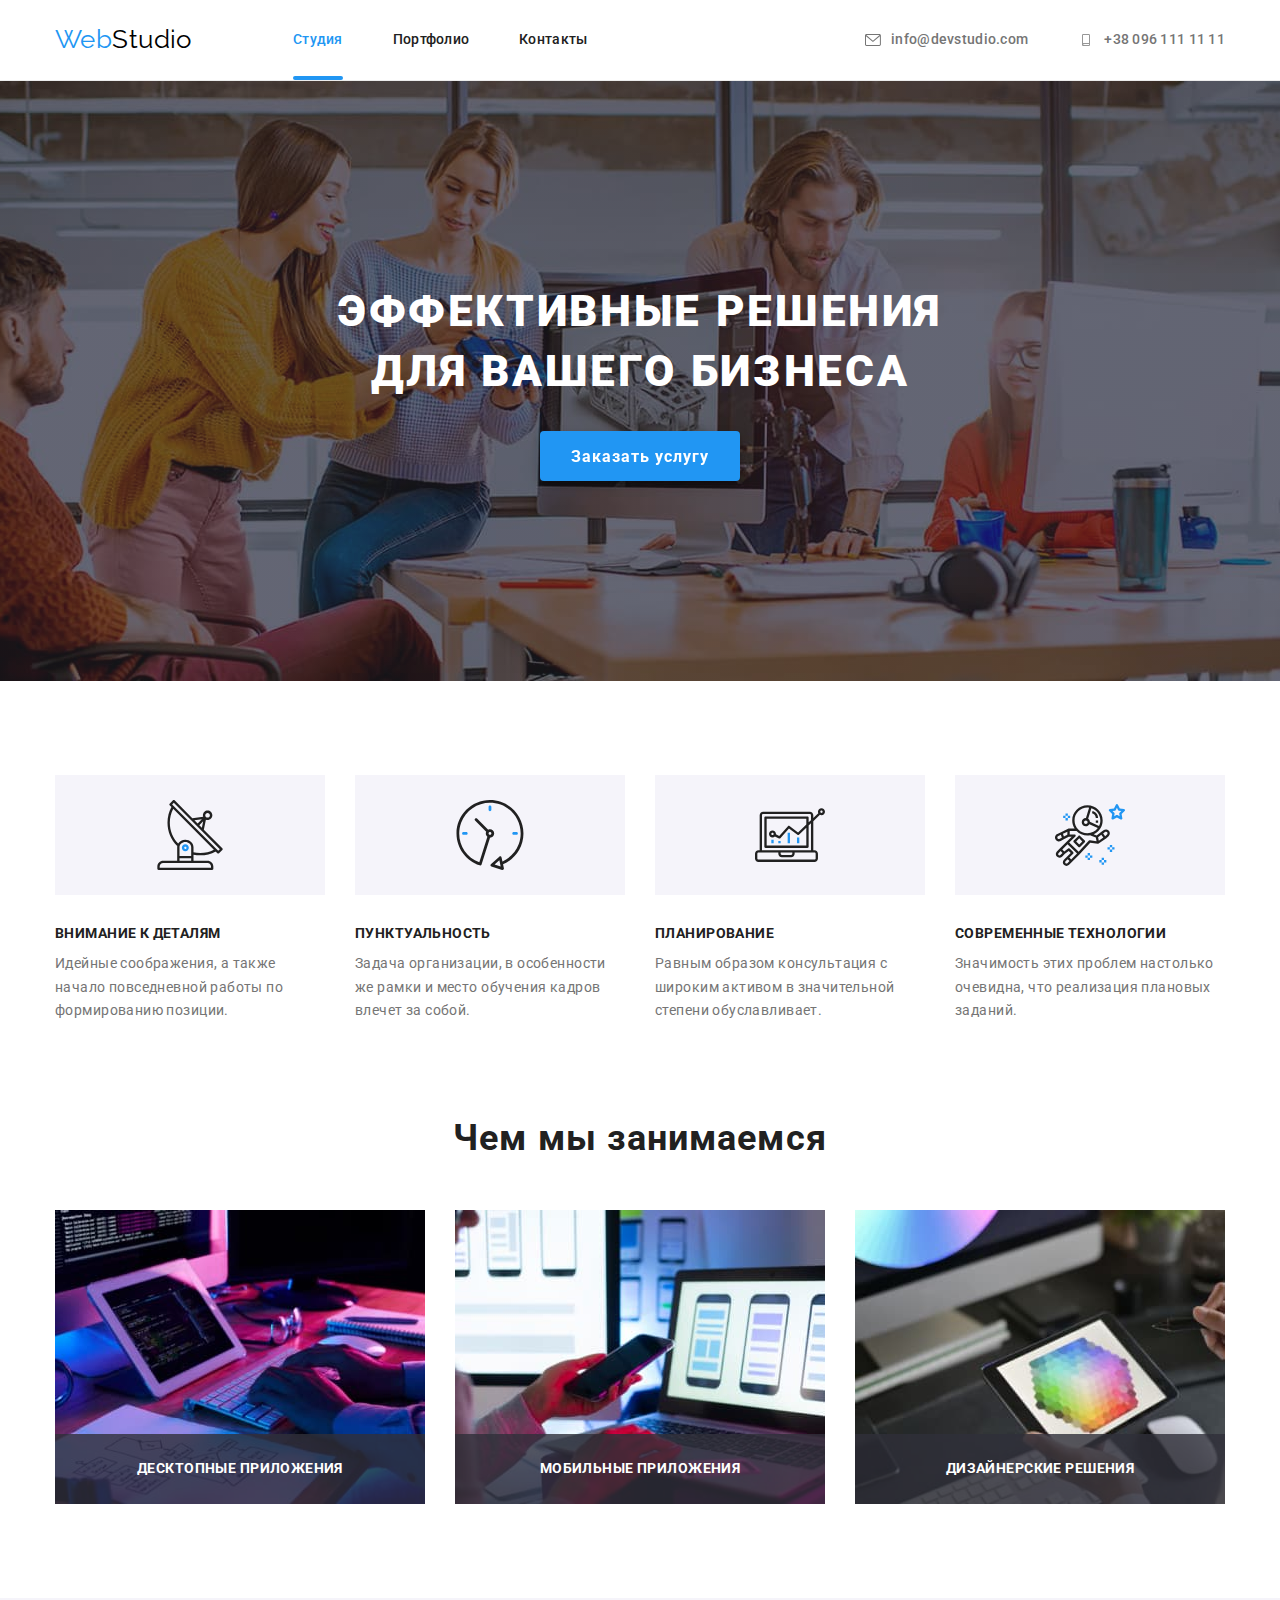
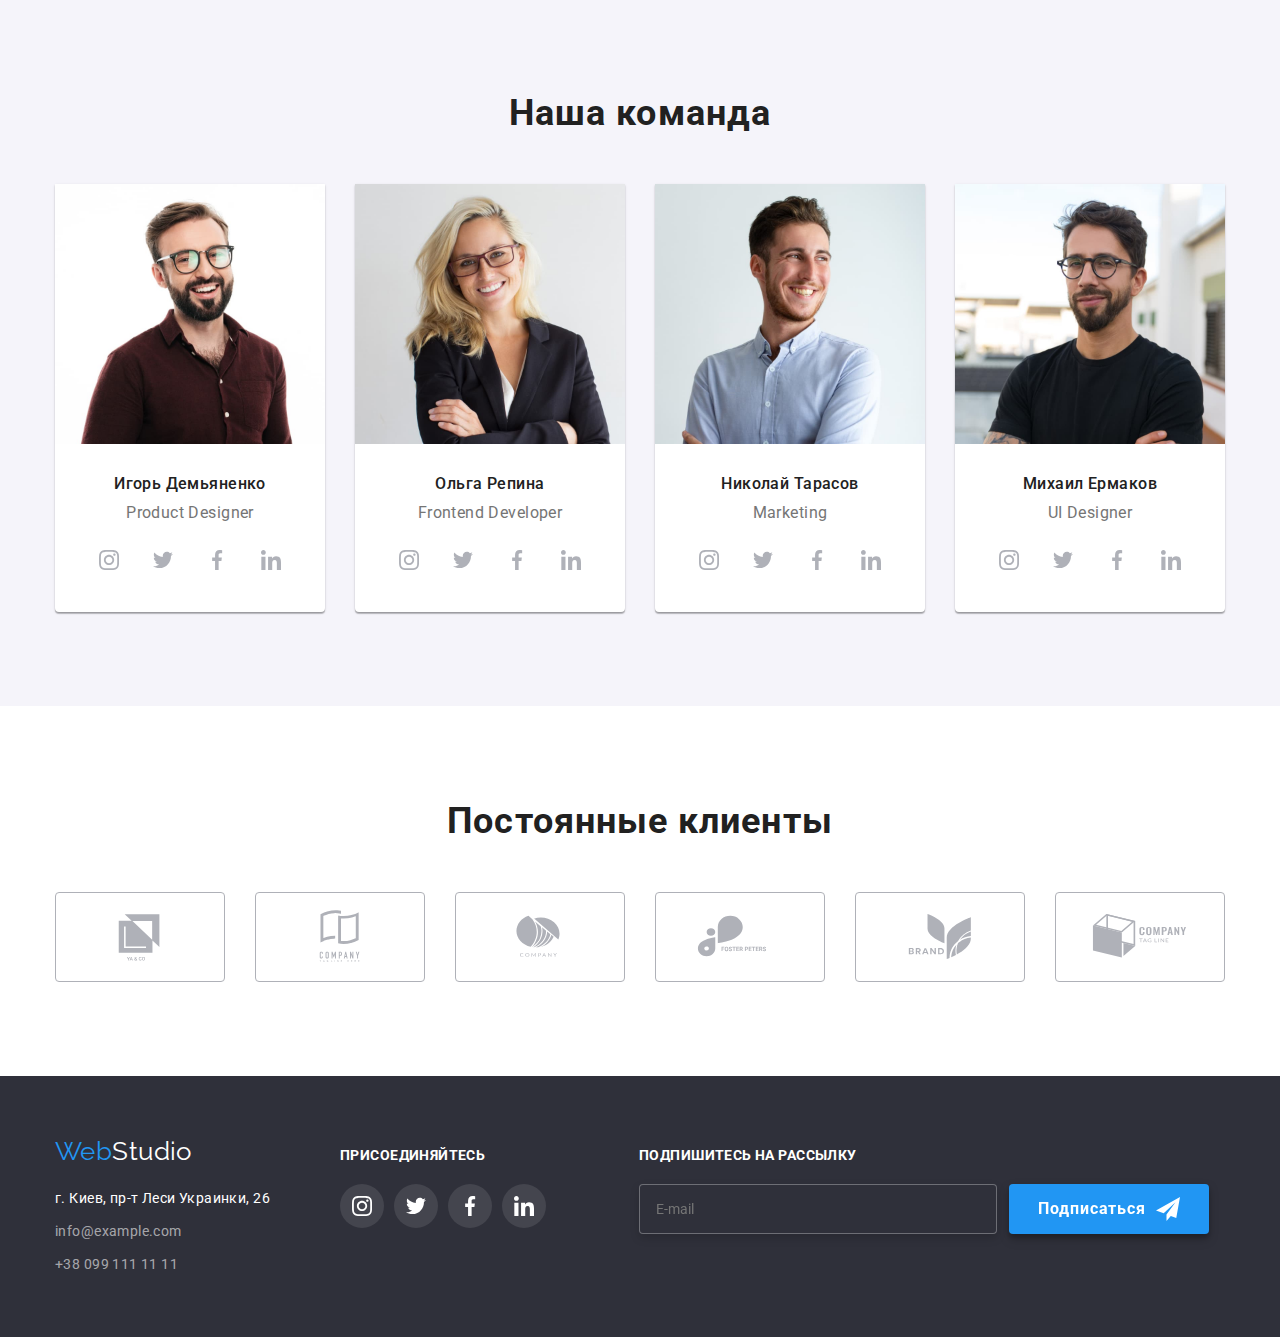
<file: index.html>
<!DOCTYPE html>
<html lang="en">
  <head>
    <meta charset="UTF-8" />
    <meta http-equiv="X-UA-Compatible" content="IE=edge" />
    <meta name="viewport" content="width=device-width, initial-scale=1.0" />
    <title>Web studio</title>
    <link rel="preconnect" href="https://fonts.googleapis.com" />
    <link rel="preconnect" href="https://fonts.gstatic.com" crossorigin />
    <link
      href="https://fonts.googleapis.com/css2?family=Raleway:wght@700&family=Roboto:wght@400;500;700;900&display=swap"
      rel="stylesheet"
    />
    <link
      rel="stylesheet"
      href="https://cdnjs.cloudflare.com/ajax/libs/modern-normalize/1.1.0/modern-normalize.min.css"
    />
    <link rel="stylesheet" href="css/main.min.css" />
  </head>
  <body>
    <!-- Header section -->
    <header class="header-section">
      <!-- Navigation -->
      <div class="container header-section__container">
        <nav class="nav-bar">
          <a href="./index.html" class="logo"
            >Web<span class="logo__header-logo">Studio</span></a
          >
          <ul class="list page-list">
            <li class="page-list__item">
              <a href="./index.html" class="page-list__link current">Студия</a>
            </li>
            <li class="page-list__item">
              <a href="./portfolio.html" class="page-list__link">Портфолио</a>
            </li>
            <li class="page-list__item">
              <a href="Контакты" class="page-list__link">Контакты</a>
            </li>
          </ul>
        </nav>
        <!-- Contacts -->
        <ul class="contact-list list">
          <li class="contact-list__item">
            <a href="mailto:info@devstudio.com" class="contact-list__link">
              <svg class="mail-icon icon" width="16" height="12">
                <use href="./images/icons.svg#icon-envelope"></use></svg
              >info@devstudio.com</a
            >
          </li>
          <li class="contact-list__item">
            <a href="tel:+380961111111" class="contact-list__link"
              ><svg class="phone-icon icon" width="16" height="12">
                <use href="./images/icons.svg#icon-smartphone"></use></svg
              >+38 096 111 11 11</a
            >
          </li>
        </ul>
      </div>
    </header>
    <!-- Main section -->
    <main>
      <!-- Hero -->
      <section class="hero-section">
        <div class="container">
          <h1 class="hero-section__title">
            Эффективные решения для вашего бизнеса
          </h1>
          <button type="button" class="primary-btn button" data-modal-open>
            Заказать услугу
          </button>
        </div>
      </section>
      <!-- Features -->
      <section class="features-section">
        <div class="container">
          <h2 class="visually-hidden">Наши преимущества</h2>
          <ul class="feature-list list">
            <li class="feature-list__item">
              <div class="feature-list__icon">
                <svg width="70" height="70">
                  <use href="./images/icons.svg#icon-antenna"></use>
                </svg>
              </div>
              <h3 class="feature-list__title">Внимание к деталям</h3>
              <p class="feature-list__description">
                Идейные соображения, а также начало повседневной работы по
                формированию позиции.
              </p>
            </li>
            <li class="feature-list__item">
              <div class="feature-list__icon">
                <svg width="70" height="70">
                  <use href="./images/icons.svg#icon-clock"></use>
                </svg>
              </div>
              <h3 class="feature-list__title">Пунктуальность</h3>
              <p class="feature-list__description">
                Задача организации, в особенности же рамки и место обучения
                кадров влечет за собой.
              </p>
            </li>
            <li class="feature-list__item">
              <div class="feature-list__icon">
                <svg width="70" height="70">
                  <use href="./images/icons.svg#icon-diagram"></use>
                </svg>
              </div>
              <h3 class="feature-list__title">Планирование</h3>
              <p class="feature-list__description">
                Равным образом консультация с широким активом в значительной
                степени обуславливает.
              </p>
            </li>
            <li class="feature-list__item">
              <div class="feature-list__icon">
                <svg width="70" height="70">
                  <use href="./images/icons.svg#icon-astronaut"></use>
                </svg>
              </div>
              <h3 class="feature-list__title">Современные технологии</h3>
              <p class="feature-list__description">
                Значимость этих проблем настолько очевидна, что реализация
                плановых заданий.
              </p>
            </li>
          </ul>
        </div>
      </section>
      <!-- Our capabilities -->
      <section class="capabilities">
        <div class="container">
          <h2 class="section-headline capabilities-title">Чем мы занимаемся</h2>
          <ul class="capabilities-list list">
            <li class="capabilities-list__item">
              <img src="./images/img1.jpg" alt="layout" width="370" />
              <div class="capabilities-list__box">
                <p class="capabilities-list__desc">Десктопные приложения</p>
              </div>
            </li>
            <li class="capabilities-list__item">
              <img src="./images/img2.jpg" alt="mobile software" width="370" />
              <div class="capabilities-list__box">
                <p class="capabilities-list__desc">Мобильные приложения</p>
              </div>
            </li>
            <li class="capabilities-list__item">
              <img src="./images/img3.jpg" alt="design" width="370" />
              <div class="capabilities-list__box">
                <p class="capabilities-list__desc">Дизайнерские решения</p>
              </div>
            </li>
          </ul>
        </div>
      </section>
      <!-- Our team -->
      <section class="team-section">
        <div class="container">
          <h2 class="section-headline staff-title">Наша команда</h2>
          <ul class="staff-list list">
            <li class="staff-list__card">
              <img
                src="./images/igor-demyanenko.jpg"
                alt="igor-demyanenko"
                width="270"
              />
              <div class="staff-list__desc">
                <h3 class="staff-list__name">Игорь Демьяненко</h3>
                <p class="staff-list__profession">Product Designer</p>
                <ul class="social-links list">
                  <li class="social-links__item">
                    <a href="#" class="social-links__page"
                      ><svg class="social-links__icon" width="20" height="20">
                        <use
                          href="./images/icons.svg#icon-instagram"
                        ></use></svg
                    ></a>
                  </li>
                  <li class="social-links__item">
                    <a href="#" class="social-links__page"
                      ><svg class="social-links__icon" width="20" height="20">
                        <use href="./images/icons.svg#icon-twitter"></use></svg
                    ></a>
                  </li>
                  <li class="social-links__item">
                    <a href="#" class="social-links__page"
                      ><svg class="social-links__icon" width="20" height="20">
                        <use href="./images/icons.svg#icon-facebook"></use></svg
                    ></a>
                  </li>
                  <li class="social-links__item">
                    <a href="#" class="social-links__page"
                      ><svg class="social-links__icon" width="20" height="20">
                        <use href="./images/icons.svg#icon-linkedin"></use></svg
                    ></a>
                  </li>
                </ul>
              </div>
            </li>
            <li class="staff-list__card">
              <img
                src="./images/olga-repina.jpg"
                alt="olga-repina"
                width="270"
              />
              <div class="staff-list__desc">
                <h3 class="staff-list__name">Ольга Репина</h3>
                <p class="staff-list__profession">Frontend Developer</p>
                <ul class="social-links list">
                  <li class="social-links__item">
                    <a href="#" class="social-links__page"
                      ><svg class="social-links__icon" width="20" height="20">
                        <use
                          href="./images/icons.svg#icon-instagram"
                        ></use></svg
                    ></a>
                  </li>
                  <li class="social-links__item">
                    <a href="#" class="social-links__page"
                      ><svg class="social-links__icon" width="20" height="20">
                        <use href="./images/icons.svg#icon-twitter"></use></svg
                    ></a>
                  </li>
                  <li class="social-links__item">
                    <a href="#" class="social-links__page"
                      ><svg class="social-links__icon" width="20" height="20">
                        <use href="./images/icons.svg#icon-facebook"></use></svg
                    ></a>
                  </li>
                  <li class="social-links__item">
                    <a href="#" class="social-links__page"
                      ><svg class="social-links__icon" width="20" height="20">
                        <use href="./images/icons.svg#icon-linkedin"></use></svg
                    ></a>
                  </li>
                </ul>
              </div>
            </li>
            <li class="staff-list__card">
              <img
                src="./images/nikolay-tarasov.jpg"
                alt="nikolay-tarasov"
                width="270"
              />
              <div class="staff-list__desc">
                <h3 class="staff-list__name">Николай Тарасов</h3>
                <p class="staff-list__profession">Marketing</p>
                <ul class="social-links list">
                  <li class="social-links__item">
                    <a href="#" class="social-links__page"
                      ><svg class="social-links__icon" width="20" height="20">
                        <use
                          href="./images/icons.svg#icon-instagram"
                        ></use></svg
                    ></a>
                  </li>
                  <li class="social-links__item">
                    <a href="#" class="social-links__page"
                      ><svg class="social-links__icon" width="20" height="20">
                        <use href="./images/icons.svg#icon-twitter"></use></svg
                    ></a>
                  </li>
                  <li class="social-links__item">
                    <a href="#" class="social-links__page"
                      ><svg class="social-links__icon" width="20" height="20">
                        <use href="./images/icons.svg#icon-facebook"></use></svg
                    ></a>
                  </li>
                  <li class="social-links__item">
                    <a href="#" class="social-links__page"
                      ><svg class="social-links__icon" width="20" height="20">
                        <use href="./images/icons.svg#icon-linkedin"></use></svg
                    ></a>
                  </li>
                </ul>
              </div>
            </li>
            <li class="staff-list__card">
              <img
                src="./images/mihail-ermakov.jpg"
                alt="mihail-ermakov"
                width="270"
              />
              <div class="staff-list__desc">
                <h3 class="staff-list__name">Михаил Ермаков</h3>
                <p class="staff-list__profession">UI Designer</p>
                <ul class="social-links list">
                  <li class="social-links__item">
                    <a href="#" class="social-links__page"
                      ><svg class="social-links__icon" width="20" height="20">
                        <use
                          href="./images/icons.svg#icon-instagram"
                        ></use></svg
                    ></a>
                  </li>
                  <li class="social-links__item">
                    <a href="#" class="social-links__page"
                      ><svg class="social-links__icon" width="20" height="20">
                        <use href="./images/icons.svg#icon-twitter"></use></svg
                    ></a>
                  </li>
                  <li class="social-links__item">
                    <a href="#" class="social-links__page"
                      ><svg class="social-links__icon" width="20" height="20">
                        <use href="./images/icons.svg#icon-facebook"></use></svg
                    ></a>
                  </li>
                  <li class="social-links__item">
                    <a href="#" class="social-links__page"
                      ><svg class="social-links__icon" width="20" height="20">
                        <use href="./images/icons.svg#icon-linkedin"></use></svg
                    ></a>
                  </li>
                </ul>
              </div>
            </li>
          </ul>
        </div>
      </section>
      <!-- Clients section -->
      <section class="clients-section">
        <div class="container">
          <h2 class="section-headline clients-title">Постоянные клиенты</h2>
          <ul class="clients-list list">
            <li class="clients-list__item">
              <a href="#" class="clients-list__link"
                ><svg class="clients-list__icon" width="106" height="60">
                  <use
                    href="./images/icons.svg#icon-logo-client-one"
                  ></use></svg
              ></a>
            </li>
            <li class="clients-list__item">
              <a href="#" class="clients-list__link"
                ><svg class="clients-list__icon" width="106" height="60">
                  <use
                    href="./images/icons.svg#icon-logo-client-two"
                  ></use></svg
              ></a>
            </li>
            <li class="clients-list__item">
              <a href="#" class="clients-list__link"
                ><svg class="clients-list__icon" width="106" height="60">
                  <use
                    href="./images/icons.svg#icon-logo-client-three"
                  ></use></svg
              ></a>
            </li>
            <li class="clients-list__item">
              <a href="#" class="clients-list__link"
                ><svg class="clients-list__icon" width="106" height="60">
                  <use
                    href="./images/icons.svg#icon-logo-client-four"
                  ></use></svg
              ></a>
            </li>
            <li class="clients-list__item">
              <a href="#" class="clients-list__link"
                ><svg class="clients-list__icon" width="106" height="60">
                  <use
                    href="./images/icons.svg#icon-logo-client-five"
                  ></use></svg
              ></a>
            </li>
            <li class="clients-list__item">
              <a href="#" class="clients-list__link"
                ><svg class="clients-list__icon" width="106" height="60">
                  <use
                    href="./images/icons.svg#icon-logo-client-six"
                  ></use></svg
              ></a>
            </li>
          </ul>
        </div>
      </section>
    </main>
    <!-- Footer section-->
    <footer class="footer-section">
      <div class="container">
        <div class="footer-content">
          <div>
            <a href="./index.html" class="logo"
              >Web<span class="logo__footer-logo">Studio</span></a
            >
            <!-- Address information -->
            <address class="adds">
              <p class="adds__location">г. Киев, пр-т Леси Украинки, 26</p>
              <!-- Contacts information -->
              <ul class="footer-list list">
                <li class="footer-list__item">
                  <a href="mailto:info@example.com" class="footer-list__contact"
                    >info@example.com</a
                  >
                </li>
                <li class="footer-list__item">
                  <a href="tel:+380991111111" class="footer-list__contact"
                    >+38 099 111 11 11</a
                  >
                </li>
              </ul>
            </address>
          </div>
          <div class="footer-socials-wrap">
            <h3 class="footer-title">присоединяйтесь</h3>
            <ul class="footer-socials social-links list">
              <li class="social-links__item">
                <a href="#" class="footer-socials__page social-links__page"
                  ><svg
                    class="footer-socials__icon social-links__icon"
                    width="20"
                    height="20"
                  >
                    <use href="./images/icons.svg#icon-instagram"></use></svg
                ></a>
              </li>
              <li class="social-links__item">
                <a href="#" class="footer-socials__page social-links__page"
                  ><svg
                    class="footer-socials__icon social-links__icon"
                    width="20"
                    height="20"
                  >
                    <use href="./images/icons.svg#icon-twitter"></use></svg
                ></a>
              </li>
              <li class="social-links__item">
                <a href="#" class="footer-socials__page social-links__page"
                  ><svg
                    class="footer-socials__icon social-links__icon"
                    width="20"
                    height="20"
                  >
                    <use href="./images/icons.svg#icon-facebook"></use></svg
                ></a>
              </li>
              <li class="social-links__item">
                <a href="#" class="footer-socials__page social-links__page"
                  ><svg
                    class="footer-socials__icon social-links__icon"
                    width="20"
                    height="20"
                  >
                    <use href="./images/icons.svg#icon-linkedin"></use></svg
                ></a>
              </li>
            </ul>
          </div>
          <div class="footer-subscription">
            <h3 class="footer-title">Подпишитесь на рассылку</h3>
            <form class="footer-subscription__form">
              <input
                class="footer-subscription__email-field"
                type="email"
                name="email"
                id="email"
                placeholder="E-mail"
                required
              />
              <button type="submit" class="button footer-submit">
                Подписаться
                <svg class="icon-send" width="24" height="24">
                  <use href="./images/icons.svg#icon-send-tg"></use>
                </svg>
              </button>
            </form>
          </div>
        </div>
      </div>
    </footer>
    <div class="backdrop is-hidden" data-modal>
      <div class="modal-window">
        <h2 class="modal-window__title">
          Оставьте свои данные, мы вам перезвоним
        </h2>
        <form class="modal-window__form" autocomplete="off">
          <div class="form-box">
            <label class="form-box__label" for="name">Имя</label>
            <input class="form-box__field" type="text" name="name" id="name" />
            <svg class="form-box__icon" width="18" height="18">
              <use href="./images/icons.svg#icon-person-black-modal"></use>
            </svg>
          </div>

          <div class="form-box">
            <label class="form-box__label" for="tel">Телефон</label>
            <input class="form-box__field" type="tel" name="tel" id="tel" />
            <svg class="form-box__icon" width="18" height="18">
              <use href="./images/icons.svg#icon-phone-black-modal"></use>
            </svg>
          </div>

          <div class="form-box">
            <label class="form-box__label" for="form-email">Почта</label>
            <input
              class="form-box__field"
              type="email"
              name="email"
              id="form-email"
            />
            <svg class="form-box__icon" width="18" height="18">
              <use href="./images/icons.svg#icon-email-black-modal"></use>
            </svg>
          </div>

          <div class="form-box">
            <label class="form-box__label" for="comment">Комментарий</label>
            <textarea
              class="form-box__comment-area"
              name="comment"
              id="comment"
              rows="10"
              placeholder="Введите текст"
            ></textarea>
          </div>

          <label class="accept-condition">
            <input
              type="checkbox"
              class="accept-condition__checkbox"
              name="checkbox"
            />
            <span class="accept-condition__check-mark"></span>
            Соглашаюсь с рассылкой и принимаю&nbsp;
            <a class="accept-condition__policy-link" href="#"
              >Условия договора</a
            >
          </label>
          <button type="submit" class="modal-submit button">Отправить</button>
          <button
            type="button"
            class="modal-window__close-button"
            data-modal-close
          >
            <svg class="icon-close" width="18px" height="18px">
              <use href="./images/icons.svg#icon-close"></use>
            </svg>
          </button>
        </form>
      </div>
    </div>
    <script src="./js/modal.js"></script>
  </body>
</html>
</file>
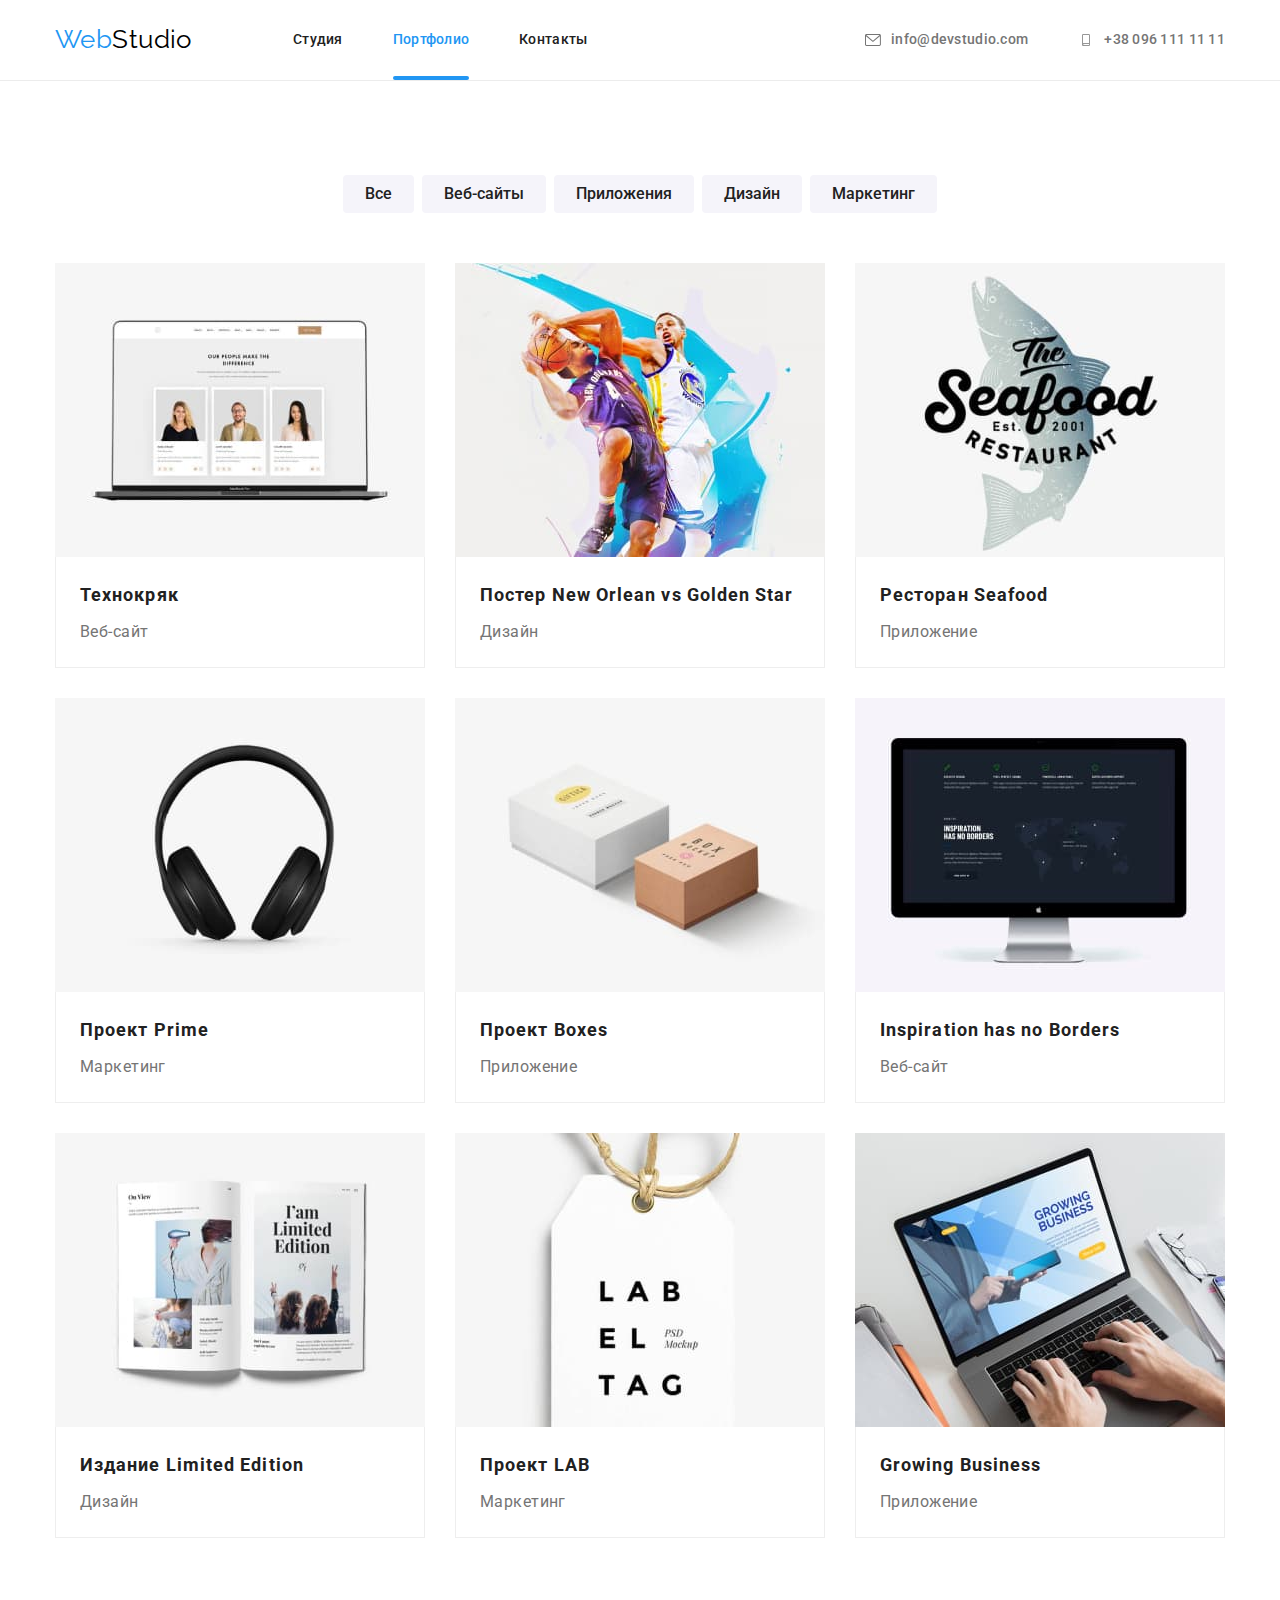
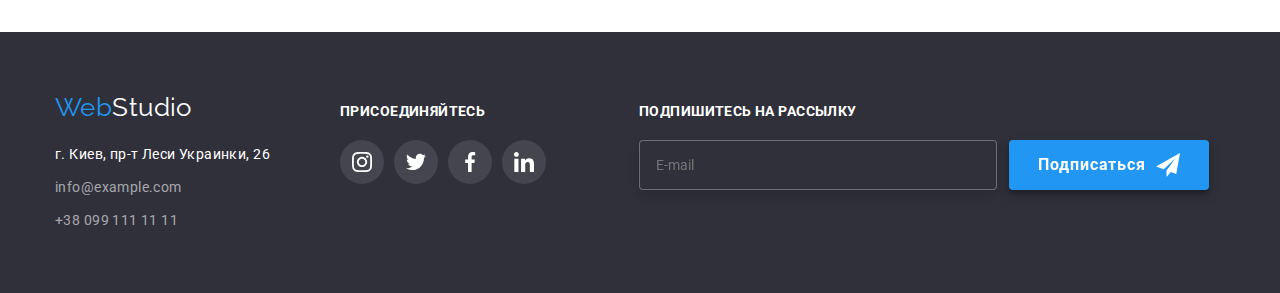
<file: portfolio.html>
<!DOCTYPE html>
<html lang="en">
  <head>
    <meta charset="UTF-8" />
    <meta http-equiv="X-UA-Compatible" content="IE=edge" />
    <meta name="viewport" content="width=device-width, initial-scale=1.0" />
    <title>Portfolio</title>
    <link rel="preconnect" href="https://fonts.googleapis.com" />
    <link rel="preconnect" href="https://fonts.gstatic.com" crossorigin />
    <link
      href="https://fonts.googleapis.com/css2?family=Raleway:wght@700&family=Roboto:wght@400;500;700;900&display=swap"
      rel="stylesheet"
    />
    <link
      rel="stylesheet"
      href="https://cdnjs.cloudflare.com/ajax/libs/modern-normalize/1.1.0/modern-normalize.min.css"
    />
    <link rel="stylesheet" href="css/main.min.css" />
  </head>
  <body>
    <!-- Header -->
    <header class="header-section">
      <!-- Navigation -->
      <div class="container header-section__container">
        <nav class="nav-bar">
          <a href="./index.html" class="logo"
            >Web<span class="logo__header-logo">Studio</span></a
          >
          <ul class="list page-list">
            <li class="page-list__item">
              <a href="./index.html" class="page-list__link">Студия</a>
            </li>
            <li class="page-list__item">
              <a href="./portfolio.html" class="page-list__link current"
                >Портфолио</a
              >
            </li>
            <li class="page-list__item">
              <a href="Контакты" class="page-list__link">Контакты</a>
            </li>
          </ul>
        </nav>
        <!-- Contacts -->
        <ul class="contact-list list">
          <li class="contact-list__item">
            <a href="mailto:info@devstudio.com" class="contact-list__link">
              <svg class="mail-icon icon" width="16" height="12">
                <use href="./images/icons.svg#icon-envelope"></use></svg
              >info@devstudio.com</a
            >
          </li>
          <li class="contact-list__item">
            <a href="tel:+380961111111" class="contact-list__link"
              ><svg class="phone-icon icon" width="16" height="12">
                <use href="./images/icons.svg#icon-smartphone"></use></svg
              >+38 096 111 11 11</a
            >
          </li>
        </ul>
      </div>
    </header>
    <!-- Main section -->
    <main>
      <section class="portfolio-section">
        <div class="container">
          <h1 class="visually-hidden">Портфолио</h1>
          <!-- Buttons -->
          <ul class="filter-list list">
            <li class="filter-list__item">
              <button type="button" class="filter-list__button">Все</button>
            </li>
            <li class="filter-list__item">
              <button type="button" class="filter-list__button">
                Веб-сайты
              </button>
            </li>
            <li class="filter-list__item">
              <button type="button" class="filter-list__button">
                Приложения
              </button>
            </li>
            <li class="filter-list__item">
              <button type="button" class="filter-list__button">Дизайн</button>
            </li>
            <li class="filter-list__item">
              <button type="button" class="filter-list__button">
                Маркетинг
              </button>
            </li>
          </ul>
          <!-- Features list -->
          <ul class="card-set list">
            <li class="card-set__item">
              <a href="#" class="card-set__link">
                <div class="card-set__thumb">
                  <img
                    src="./images/tehnokryak.jpg"
                    alt="tehnokryak"
                    width="370"
                    height="294"
                  />
                  <div class="card-set__overlay">
                    <p class="card-set__text">
                      Технокряк это современная площадка распространения
                      коронавируса. Компании используют эту платформу для
                      цифрового шпионажа и атак на защищённые сервера
                      конкурентов.
                    </p>
                  </div>
                </div>
                <div class="card-set__description">
                  <h2 class="card-set__title">Технокряк</h2>
                  <p class="card-set__filter">Веб-сайт</p>
                </div>
              </a>
            </li>

            <li class="card-set__item">
              <a href="#" class="card-set__link">
                <div class="card-set__thumb">
                  <img
                    src="./images/poster-new-orlean-vs-golden-star.jpg"
                    alt="poster-new-orlean-vs-golden-star"
                    width="370"
                    height="294"
                  />
                  <div class="card-set__overlay">
                    <p class="card-set__text">
                      Технокряк это современная площадка распространения
                      коронавируса. Компании используют эту платформу для
                      цифрового шпионажа и атак на защищённые сервера
                      конкурентов.
                    </p>
                  </div>
                </div>
                <div class="card-set__description">
                  <h2 class="card-set__title">
                    Постер New Orlean vs Golden Star
                  </h2>
                  <p class="card-set__filter">Дизайн</p>
                </div>
              </a>
            </li>

            <li class="card-set__item">
              <a href="#" class="card-set__link">
                <div class="card-set__thumb">
                  <img
                    src="./images/restoran-seafood.jpg"
                    alt="restoran-seafood"
                    width="370"
                    height="294"
                  />
                  <div class="card-set__overlay">
                    <p class="card-set__text">
                      Технокряк это современная площадка распространения
                      коронавируса. Компании используют эту платформу для
                      цифрового шпионажа и атак на защищённые сервера
                      конкурентов.
                    </p>
                  </div>
                </div>
                <div class="card-set__description">
                  <h2 class="card-set__title">Ресторан Seafood</h2>
                  <p class="card-set__filter">Приложение</p>
                </div>
              </a>
            </li>

            <li class="card-set__item">
              <a href="#" class="card-set__link">
                <div class="card-set__thumb">
                  <img
                    src="./images/project-prime.jpg"
                    alt="project-prime"
                    width="370"
                    height="294"
                  />
                  <div class="card-set__overlay">
                    <p class="card-set__text">
                      Технокряк это современная площадка распространения
                      коронавируса. Компании используют эту платформу для
                      цифрового шпионажа и атак на защищённые сервера
                      конкурентов.
                    </p>
                  </div>
                </div>
                <div class="card-set__description">
                  <h2 class="card-set__title">Проект Prime</h2>
                  <p class="card-set__filter">Маркетинг</p>
                </div>
              </a>
            </li>

            <li class="card-set__item">
              <a href="#" class="card-set__link">
                <div class="card-set__thumb">
                  <img
                    src="./images/project-boxes.jpg"
                    alt="project-boxes"
                    width="370"
                    height="294"
                  />
                  <div class="card-set__overlay">
                    <p class="card-set__text">
                      Технокряк это современная площадка распространения
                      коронавируса. Компании используют эту платформу для
                      цифрового шпионажа и атак на защищённые сервера
                      конкурентов.
                    </p>
                  </div>
                </div>
                <div class="card-set__description">
                  <h2 class="card-set__title">Проект Boxes</h2>
                  <p class="card-set__filter">Приложение</p>
                </div>
              </a>
            </li>

            <li class="card-set__item">
              <a href="#" class="card-set__link">
                <div class="card-set__thumb">
                  <img
                    src="./images/inspiration-has-no-borders.jpg"
                    alt="inspiration-has-no-borders"
                    width="370"
                    height="294"
                  />
                  <div class="card-set__overlay">
                    <p class="card-set__text">
                      Технокряк это современная площадка распространения
                      коронавируса. Компании используют эту платформу для
                      цифрового шпионажа и атак на защищённые сервера
                      конкурентов.
                    </p>
                  </div>
                </div>
                <div class="card-set__description">
                  <h2 class="card-set__title">Inspiration has no Borders</h2>
                  <p class="card-set__filter">Веб-сайт</p>
                </div>
              </a>
            </li>

            <li class="card-set__item">
              <a href="#" class="card-set__link">
                <div class="card-set__thumb">
                  <img
                    src="./images/izdanie-limited-edition.jpg"
                    alt="izdanie-limited-edition"
                    width="370"
                    height="294"
                  />
                  <div class="card-set__overlay">
                    <p class="card-set__text">
                      Технокряк это современная площадка распространения
                      коронавируса. Компании используют эту платформу для
                      цифрового шпионажа и атак на защищённые сервера
                      конкурентов.
                    </p>
                  </div>
                </div>
                <div class="card-set__description">
                  <h2 class="card-set__title">Издание Limited Edition</h2>
                  <p class="card-set__filter">Дизайн</p>
                </div>
              </a>
            </li>

            <li class="card-set__item">
              <a href="#" class="card-set__link">
                <div class="card-set__thumb">
                  <img
                    src="./images/project-lab.jpg"
                    alt="project-lab"
                    width="370"
                    height="294"
                  />
                  <div class="card-set__overlay">
                    <p class="card-set__text">
                      Технокряк это современная площадка распространения
                      коронавируса. Компании используют эту платформу для
                      цифрового шпионажа и атак на защищённые сервера
                      конкурентов.
                    </p>
                  </div>
                </div>
                <div class="card-set__description">
                  <h2 class="card-set__title">Проект LAB</h2>
                  <p class="card-set__filter">Маркетинг</p>
                </div>
              </a>
            </li>

            <li class="card-set__item">
              <a href="#" class="card-set__link">
                <div class="card-set__thumb">
                  <img
                    src="./images/growing-business.jpg"
                    alt="growing-business"
                    width="370"
                    height="294"
                  />
                  <div class="card-set__overlay">
                    <p class="card-set__text">
                      Технокряк это современная площадка распространения
                      коронавируса. Компании используют эту платформу для
                      цифрового шпионажа и атак на защищённые сервера
                      конкурентов.
                    </p>
                  </div>
                </div>
                <div class="card-set__description">
                  <h2 class="card-set__title">Growing Business</h2>
                  <p class="card-set__filter">Приложение</p>
                </div>
              </a>
            </li>
          </ul>
        </div>
      </section>
    </main>
    <!-- Footer -->
    <footer class="footer-section">
      <div class="container">
        <div class="footer-content">
          <div>
            <a href="./index.html" class="logo"
              >Web<span class="logo__footer-logo">Studio</span></a
            >
            <!-- Address information -->
            <address class="adds">
              <p class="adds__location">г. Киев, пр-т Леси Украинки, 26</p>
              <!-- Contacts information -->
              <ul class="footer-list list">
                <li class="footer-list__item">
                  <a href="mailto:info@example.com" class="footer-list__contact"
                    >info@example.com</a
                  >
                </li>
                <li class="footer-list__item">
                  <a href="tel:+380991111111" class="footer-list__contact"
                    >+38 099 111 11 11</a
                  >
                </li>
              </ul>
            </address>
          </div>
          <div class="footer-socials-wrap">
            <h3 class="footer-title">присоединяйтесь</h3>
            <ul class="footer-socials social-links list">
              <li class="social-links__item">
                <a href="#" class="footer-socials__page social-links__page"
                  ><svg
                    class="footer-socials__icon social-links__icon"
                    width="20"
                    height="20"
                  >
                    <use href="./images/icons.svg#icon-instagram"></use></svg
                ></a>
              </li>
              <li class="social-links__item">
                <a href="#" class="footer-socials__page social-links__page"
                  ><svg
                    class="footer-socials__icon social-links__icon"
                    width="20"
                    height="20"
                  >
                    <use href="./images/icons.svg#icon-twitter"></use></svg
                ></a>
              </li>
              <li class="social-links__item">
                <a href="#" class="footer-socials__page social-links__page"
                  ><svg
                    class="footer-socials__icon social-links__icon"
                    width="20"
                    height="20"
                  >
                    <use href="./images/icons.svg#icon-facebook"></use></svg
                ></a>
              </li>
              <li class="social-links__item">
                <a href="#" class="footer-socials__page social-links__page"
                  ><svg
                    class="footer-socials__icon social-links__icon"
                    width="20"
                    height="20"
                  >
                    <use href="./images/icons.svg#icon-linkedin"></use></svg
                ></a>
              </li>
            </ul>
          </div>
          <div class="footer-subscription">
            <h3 class="footer-title">Подпишитесь на рассылку</h3>
            <form class="footer-subscription__form">
              <input
                class="footer-subscription__email-field"
                type="email"
                name="email"
                id="email"
                placeholder="E-mail"
                required
              />
              <button type="submit" class="button footer-submit">
                Подписаться
                <svg class="icon-send" width="24" height="24">
                  <use href="./images/icons.svg#icon-send-tg"></use>
                </svg>
              </button>
            </form>
          </div>
        </div>
      </div>
    </footer>
  </body>
</html>
</file>
<file: css/main.min.css>
.visually-hidden,.accept-condition__checkbox{position:absolute;width:1px;height:1px;margin:-1px;border:0;padding:0;white-space:nowrap;-webkit-clip-path:inset(100%);clip-path:inset(100%);clip:rect(0 0 0 0);overflow:hidden}.section-headline,.clients-title{font-weight:700;font-size:36px;line-height:1.17;text-align:center;letter-spacing:0.03em;color:#212121}.staff-list__name,.staff-list__profession{font-size:16px;line-height:1.19;text-align:center}.footer-title{margin-bottom:20px;font-weight:700;font-size:14px;line-height:1.14;letter-spacing:0.03em;text-transform:uppercase;color:#fff}body{font-family:"Roboto",sans-serif;font-size:14px;color:#212121;letter-spacing:0.03em}h1,h2,h3,ul,p{margin:0;padding:0}img{display:block}a{text-decoration:none}.list{list-style:none}.container{width:1200px;margin:0 auto;padding:0 15px}.logo{width:145px;display:block;font-family:'Raleway', sans-serif;font-size:26px;line-height:1.2;color:#2196f3}.button{display:-webkit-box;display:-ms-flexbox;display:flex;-webkit-box-align:center;-ms-flex-align:center;align-items:center;align-items:center;text-align:center;-webkit-box-pack:center;-ms-flex-pack:center;justify-content:center;width:200px;height:50px;padding:0;border-radius:4px;-webkit-box-shadow:0px 4px 4px rgba(0,0,0,0.15);box-shadow:0px 4px 4px rgba(0,0,0,0.15);color:#fff;background-color:#2196f3;font-family:inherit;font-weight:700;font-size:16px;line-height:1.87;letter-spacing:0.06em;border-width:0px;cursor:pointer;-webkit-transition:background-color 250ms cubic-bezier(0.4, 0, 0.2, 1),color 250ms cubic-bezier(0.4, 0, 0.2, 1);transition:background-color 250ms cubic-bezier(0.4, 0, 0.2, 1),color 250ms cubic-bezier(0.4, 0, 0.2, 1);border:0;-webkit-filter:drop-shadow(0px 4px 4px rgba(0,0,0,0.25));filter:drop-shadow(0px 4px 4px rgba(0,0,0,0.25))}.button:hover,.button:focus{background-color:#188ce8;outline:none}.header-section{border-bottom:1px solid #ececec}.header-section__container{display:-webkit-box;display:-ms-flexbox;display:flex;-webkit-box-align:center;-ms-flex-align:center;align-items:center}.logo__header-logo{color:#000}.nav-bar{display:-webkit-box;display:-ms-flexbox;display:flex;-webkit-box-align:center;-ms-flex-align:center;align-items:center}.page-list{display:-webkit-box;display:-ms-flexbox;display:flex;margin-left:93px}.page-list__link{padding:32px 0;text-decoration:none;color:#212121;font-family:"Roboto",sans-serif;font-weight:500;line-height:1.14;letter-spacing:0.02em;-webkit-transition:color 250ms cubic-bezier(0.4, 0, 0.2, 1);transition:color 250ms cubic-bezier(0.4, 0, 0.2, 1)}.page-list__link:hover,.page-list__link:focus{color:#2196f3}.page-list__item:not(:last-child){margin-right:50px}.contact-list{display:-webkit-box;display:-ms-flexbox;display:flex;margin-left:auto}.contact-list__link{display:-webkit-box;display:-ms-flexbox;display:flex;-webkit-box-align:center;-ms-flex-align:center;align-items:center;padding:32px 0;color:#757575;text-decoration:none;font-weight:500;line-height:1.14;letter-spacing:0.02em;-webkit-transition:color 250ms cubic-bezier(0.4, 0, 0.2, 1);transition:color 250ms cubic-bezier(0.4, 0, 0.2, 1)}.contact-list__link:hover,.contact-list__link:focus{color:#2196f3}.contact-list__item:first-child{margin-right:50px}.current{position:relative;color:#2196f3}.current::after{content:'';position:absolute;display:block;left:0;bottom:-1px;width:100%;height:4px;background-color:#2196f3;border-radius:2px}.icon{margin-right:10px;fill:currentColor}.hero-section{padding:200px 0;margin-left:auto;margin-right:auto;text-align:center;max-width:1600px;background-image:-webkit-gradient(linear, left top, right top, from(rgba(47,48,58,0.4)), to(rgba(47,48,58,0.4))),url(../images/hero-bg-picture.jpg);background-image:linear-gradient(to right, rgba(47,48,58,0.4), rgba(47,48,58,0.4)),url(../images/hero-bg-picture.jpg);background-color:var(--background-hero);background-repeat:no-repeat;background-size:auto;background-position:center}.hero-section__title{width:696px;margin-left:auto;margin-right:auto;margin-bottom:30px;color:#fff;font-weight:900;font-size:44px;line-height:1.37;text-align:center;letter-spacing:0.06em;text-transform:uppercase}.primary-btn{margin-left:auto;margin-right:auto}.features-section{padding:94px 0 0}.feature-list{display:-webkit-box;display:-ms-flexbox;display:flex}.feature-list__item:not(:last-child){margin-right:30px}.feature-list__icon{display:-webkit-box;display:-ms-flexbox;display:flex;-webkit-box-align:center;-ms-flex-align:center;align-items:center;-webkit-box-pack:center;-ms-flex-pack:center;justify-content:center;height:120px;margin-bottom:30px;background-color:#f5f4fa}.feature-list__title{margin-bottom:10px;width:270px;font-weight:700;font-size:14px;line-height:1.15;text-transform:uppercase}.feature-list__description{width:270px;color:#757575;line-height:1.71}.capabilities{padding:94px 0}.capabilities-title{margin-bottom:50px}.capabilities-list{display:-webkit-box;display:-ms-flexbox;display:flex;-webkit-box-align:center;-ms-flex-align:center;align-items:center}.capabilities-list__item:not(:last-child){margin-right:30px}.capabilities-list__item{position:relative}.capabilities-list__box{display:-webkit-box;display:-ms-flexbox;display:flex;-webkit-box-align:center;-ms-flex-align:center;align-items:center;position:absolute;left:0;bottom:0;height:70px;width:100%;-webkit-box-pack:center;-ms-flex-pack:center;justify-content:center;background-color:rgba(47,48,58,0.8)}.capabilities-list__desc{font-weight:700;font-size:14px;line-height:1.14;text-align:center;letter-spacing:0.03em;text-transform:uppercase;color:#fff}.team-section{background-color:#f5f4fa;padding:94px 0}.staff-title{margin-bottom:50px}.staff-list{display:-webkit-box;display:-ms-flexbox;display:flex;-webkit-box-align:center;-ms-flex-align:center;align-items:center}.staff-list__card{width:270px;color:#fff;background-color:#fff;-webkit-box-shadow:0px 1px 3px rgba(0,0,0,0.12),0px 1px 1px rgba(0,0,0,0.14),0px 2px 1px rgba(0,0,0,0.2);box-shadow:0px 1px 3px rgba(0,0,0,0.12),0px 1px 1px rgba(0,0,0,0.14),0px 2px 1px rgba(0,0,0,0.2);border-radius:0px 0px 4px 4px}.staff-list__card:not(:last-child){margin-right:30px}.staff-list__desc{padding:30px 32px}.staff-list__name{margin-bottom:10px;font-weight:500;color:#212121}.staff-list__profession{margin-bottom:16px;color:#757575}.social-links{display:-webkit-box;display:-ms-flexbox;display:flex;-webkit-box-align:center;-ms-flex-align:center;align-items:center;-webkit-box-pack:center;-ms-flex-pack:center;justify-content:center}.social-links__item:not(:last-child){margin-right:10px}.social-links__page{display:-webkit-box;display:-ms-flexbox;display:flex;-webkit-box-align:center;-ms-flex-align:center;align-items:center;-webkit-box-pack:center;-ms-flex-pack:center;justify-content:center;border-radius:50%;width:44px;height:44px;-webkit-transition:background-color 250ms cubic-bezier(0.4, 0, 0.2, 1);transition:background-color 250ms cubic-bezier(0.4, 0, 0.2, 1)}.social-links__page:hover,.social-links__page:focus{background-color:#2196f3}.social-links__page:hover .social-links__icon,.social-links__page:focus .social-links__icon{fill:#fff}.social-links__icon{display:-webkit-inline-box;display:-ms-inline-flexbox;display:inline-flex;fill:#afb1b8;-webkit-transition:fill 250ms cubic-bezier(0.4, 0, 0.2, 1);transition:fill 250ms cubic-bezier(0.4, 0, 0.2, 1)}.footer-socials__page{background-color:rgba(255,255,255,0.1)}.footer-socials__page:hover,.footer-socials__page:focus{background-color:#2196f3}.footer-socials__icon{fill:#fff}.clients-section{padding:94px 0}.clients-title{margin-bottom:50px}.clients-list{display:-webkit-box;display:-ms-flexbox;display:flex;-webkit-box-align:center;-ms-flex-align:center;align-items:center;-webkit-box-pack:center;-ms-flex-pack:center;justify-content:center}.clients-list__item{display:-webkit-box;display:-ms-flexbox;display:flex}.clients-list__item:not(:last-child){margin-right:30px}.clients-list__link{display:-webkit-box;display:-ms-flexbox;display:flex;-webkit-box-align:center;-ms-flex-align:center;align-items:center;-webkit-box-pack:center;-ms-flex-pack:center;justify-content:center;width:170px;height:90px;border:1px solid #afb1b8;border-radius:4px;color:#afb1b8;-webkit-transition:border-color 250ms cubic-bezier(0.4, 0, 0.2, 1),color 250ms cubic-bezier(0.4, 0, 0.2, 1);transition:border-color 250ms cubic-bezier(0.4, 0, 0.2, 1),color 250ms cubic-bezier(0.4, 0, 0.2, 1)}.clients-list__link:hover,.clients-list__link:focus{color:#2196f3;border-color:#2196f3}.clients-list__icon{fill:currentColor}.footer-section{padding-top:60px;padding-bottom:60px;background-color:#2f303a}.adds{margin-top:20px}.adds__location{font-style:normal;color:#fff;line-height:1.71}.footer-list{margin-top:9px}.footer-list__item:last-child{margin-top:9px}.footer-list__contact{font-style:normal;text-decoration:none;color:#ffffff96;line-height:1.71;-webkit-transition:color 250ms cubic-bezier(0.4, 0, 0.2, 1);transition:color 250ms cubic-bezier(0.4, 0, 0.2, 1)}.footer-list__contact:hover,.footer-list__contact:focus{color:#2196f3}.logo__footer-logo{color:#fff}.footer-content{display:-webkit-box;display:-ms-flexbox;display:flex;-webkit-box-align:baseline;-ms-flex-align:baseline;align-items:baseline}.footer-socials-wrap{margin-left:70px}.footer-subscription{margin-left:93px}.footer-subscription__form{display:-webkit-box;display:-ms-flexbox;display:flex}.footer-subscription__email-field{width:358px;height:50px;padding:15px 16px;color:#fff;background-color:#2f303a;border:1px solid rgba(255,255,255,0.3);-webkit-filter:drop-shadow(0px 4px 4px rgba(0,0,0,0.15));filter:drop-shadow(0px 4px 4px rgba(0,0,0,0.15));border-radius:4px;-webkit-transition:border-color 250ms cubic-bezier(0.4, 0, 0.2, 1);transition:border-color 250ms cubic-bezier(0.4, 0, 0.2, 1);outline:none}.footer-subscription__email-field:valid{border-color:#2196f3}.footer-subscription .icon-send{margin-left:10px}.footer-subscription .footer-submit{margin-left:12px}.backdrop{position:fixed;top:0;left:0;width:100%;height:100%;background-color:rgba(0,0,0,0.2);-webkit-box-shadow:0px 1px 3px rgba(0,0,0,0.12),0px 1px 1px rgba(0,0,0,0.14),0px 2px 1px rgba(0,0,0,0.2);box-shadow:0px 1px 3px rgba(0,0,0,0.12),0px 1px 1px rgba(0,0,0,0.14),0px 2px 1px rgba(0,0,0,0.2);border-radius:4px;-webkit-transition:opacity 250ms cubic-bezier(0.4, 0, 0.2, 1),-webkit-transform 250ms cubic-bezier(0.4, 0, 0.2, 1);transition:opacity 250ms cubic-bezier(0.4, 0, 0.2, 1),-webkit-transform 250ms cubic-bezier(0.4, 0, 0.2, 1);transition:transform 250ms cubic-bezier(0.4, 0, 0.2, 1),opacity 250ms cubic-bezier(0.4, 0, 0.2, 1);transition:transform 250ms cubic-bezier(0.4, 0, 0.2, 1),opacity 250ms cubic-bezier(0.4, 0, 0.2, 1),-webkit-transform 250ms cubic-bezier(0.4, 0, 0.2, 1)}.is-hidden{pointer-events:none;opacity:0;visibility:inherit;-webkit-transform:rotate(-180deg) scale(0.4);transform:rotate(-180deg) scale(0.4)}.filter-list{margin-bottom:50px;display:-webkit-box;display:-ms-flexbox;display:flex;-webkit-box-pack:center;-ms-flex-pack:center;justify-content:center}.filter-list__item:not(:last-child){margin-right:8px}.filter-list__button{border-radius:4px;border:0;padding:6px 22px;background-color:#f5f4fa;color:#212121;font-family:inherit;font-weight:500;font-size:16px;line-height:1.62;text-align:center;cursor:pointer;-webkit-transition:background-color 250ms cubic-bezier(0.4, 0, 0.2, 1),color 250ms cubic-bezier(0.4, 0, 0.2, 1),-webkit-box-shadow 250ms cubic-bezier(0.4, 0, 0.2, 1);transition:background-color 250ms cubic-bezier(0.4, 0, 0.2, 1),color 250ms cubic-bezier(0.4, 0, 0.2, 1),-webkit-box-shadow 250ms cubic-bezier(0.4, 0, 0.2, 1);transition:background-color 250ms cubic-bezier(0.4, 0, 0.2, 1),color 250ms cubic-bezier(0.4, 0, 0.2, 1),box-shadow 250ms cubic-bezier(0.4, 0, 0.2, 1);transition:background-color 250ms cubic-bezier(0.4, 0, 0.2, 1),color 250ms cubic-bezier(0.4, 0, 0.2, 1),box-shadow 250ms cubic-bezier(0.4, 0, 0.2, 1),-webkit-box-shadow 250ms cubic-bezier(0.4, 0, 0.2, 1)}.filter-list__button:hover,.filter-list__button:focus,.filter-list__button:active{-webkit-box-shadow:0px 3px 1px rgba(0,0,0,0.1),0px 1px 2px rgba(0,0,0,0.08),0px 2px 2px rgba(0,0,0,0.12);box-shadow:0px 3px 1px rgba(0,0,0,0.1),0px 1px 2px rgba(0,0,0,0.08),0px 2px 2px rgba(0,0,0,0.12);background-color:#2196f3;color:#fff;outline:none}.portfolio-section{padding:94px 0}.card-set{display:-webkit-box;display:-ms-flexbox;display:flex;-ms-flex-wrap:wrap;flex-wrap:wrap}.card-set__item{-ms-flex-preferred-size:calc((100% - 3 * 30px) / 3);flex-basis:calc((100% - 3 * 30px) / 3)}.card-set__item:not(:nth-child(n+7)){margin-bottom:30px}.card-set__item:not(:nth-child(3n)){margin-right:30px}.card-set__link{display:block;text-decoration:none;-webkit-transition:-webkit-box-shadow 250ms cubic-bezier(0.4, 0, 0.2, 1);transition:-webkit-box-shadow 250ms cubic-bezier(0.4, 0, 0.2, 1);transition:box-shadow 250ms cubic-bezier(0.4, 0, 0.2, 1);transition:box-shadow 250ms cubic-bezier(0.4, 0, 0.2, 1), -webkit-box-shadow 250ms cubic-bezier(0.4, 0, 0.2, 1)}.card-set__link:hover,.card-set__link:focus{-webkit-box-shadow:0px 1px 1px rgba(0,0,0,0.12),0px 4px 4px rgba(0,0,0,0.06),1px 4px 6px rgba(0,0,0,0.16);box-shadow:0px 1px 1px rgba(0,0,0,0.12),0px 4px 4px rgba(0,0,0,0.06),1px 4px 6px rgba(0,0,0,0.16);-webkit-transform:translateY(0);transform:translateY(0);opacity:1;outline:none}.card-set__link:hover .card-set__overlay,.card-set__link:focus .card-set__overlay{-webkit-transform:translateY(0);transform:translateY(0);opacity:1}.card-set__thumb{position:relative;overflow:hidden}.card-set__overlay{position:absolute;width:100%;height:100%;top:0;left:0;-webkit-transform:translateY(100%);transform:translateY(100%);-webkit-transition:opacity 250ms cubic-bezier(0.4, 0, 0.2, 1),-webkit-transform 250ms cubic-bezier(0.4, 0, 0.2, 1);transition:opacity 250ms cubic-bezier(0.4, 0, 0.2, 1),-webkit-transform 250ms cubic-bezier(0.4, 0, 0.2, 1);transition:transform 250ms cubic-bezier(0.4, 0, 0.2, 1),opacity 250ms cubic-bezier(0.4, 0, 0.2, 1);transition:transform 250ms cubic-bezier(0.4, 0, 0.2, 1),opacity 250ms cubic-bezier(0.4, 0, 0.2, 1),-webkit-transform 250ms cubic-bezier(0.4, 0, 0.2, 1);background-color:rgba(33,150,243,0.9)}.card-set__text{position:absolute;width:100%;height:100%;top:50%;left:50%;-webkit-transform:translate(-50%, -50%);transform:translate(-50%, -50%);opacity:1;padding:63px 24px;font-weight:400;font-size:18px;line-height:1.56;letter-spacing:0.03em;color:#fff}.card-set__description{padding:20px 24px;border-right:1px solid #eee;border-bottom:1px solid #eee;border-left:1px solid #eee}.card-set__title{margin-bottom:4px;color:#212121;font-weight:700;font-size:18px;line-height:2;letter-spacing:0.06em}.card-set__filter{color:#757575;font-size:16px;line-height:1.87}.modal-window{position:absolute;top:50%;left:50%;padding:40px;-webkit-transform:translate(-50%, -50%);transform:translate(-50%, -50%);min-width:528px;min-height:581px;-webkit-box-shadow:0px 1px 3px rgba(0,0,0,0.12),0px 1px 1px rgba(0,0,0,0.14),0px 2px 1px rgba(0,0,0,0.2);box-shadow:0px 1px 3px rgba(0,0,0,0.12),0px 1px 1px rgba(0,0,0,0.14),0px 2px 1px rgba(0,0,0,0.2);border-radius:4px;background-color:#fff}.modal-window__close-button{position:absolute;top:8px;right:8px;display:-webkit-box;display:-ms-flexbox;display:flex;-webkit-box-align:center;-ms-flex-align:center;align-items:center;width:30px;height:30px;background-color:#fff;border:1px solid rgba(0,0,0,0.1);border-radius:50%;cursor:pointer;-webkit-transition:fill 250ms cubic-bezier(0.4, 0, 0.2, 1),-webkit-box-shadow 250ms cubic-bezier(0.4, 0, 0.2, 1);transition:fill 250ms cubic-bezier(0.4, 0, 0.2, 1),-webkit-box-shadow 250ms cubic-bezier(0.4, 0, 0.2, 1);transition:box-shadow 250ms cubic-bezier(0.4, 0, 0.2, 1),fill 250ms cubic-bezier(0.4, 0, 0.2, 1);transition:box-shadow 250ms cubic-bezier(0.4, 0, 0.2, 1),fill 250ms cubic-bezier(0.4, 0, 0.2, 1),-webkit-box-shadow 250ms cubic-bezier(0.4, 0, 0.2, 1)}.modal-window__close-button:hover,.modal-window__close-button:focus{-webkit-box-shadow:0px 1px 3px rgba(0,0,0,0.12),0px 1px 1px rgba(0,0,0,0.14),0px 2px 1px rgba(0,0,0,0.2);box-shadow:0px 1px 3px rgba(0,0,0,0.12),0px 1px 1px rgba(0,0,0,0.14),0px 2px 1px rgba(0,0,0,0.2);fill:#2196f3}.modal-window__title{margin-bottom:12px;font-weight:700;font-size:20px;line-height:1.15;text-align:center;letter-spacing:0.03em}.modal-window__form{display:-webkit-box;display:-ms-flexbox;display:flex;-webkit-box-orient:vertical;-webkit-box-direction:normal;-ms-flex-direction:column;flex-direction:column}.form-box{position:relative;display:-webkit-box;display:-ms-flexbox;display:flex;-webkit-box-orient:vertical;-webkit-box-direction:normal;-ms-flex-direction:column;flex-direction:column}.form-box__label{margin-bottom:4px;font-size:12px;line-height:1.16;letter-spacing:0.01em;color:#757575}.form-box__icon{position:absolute;top:28px;left:12px;-webkit-transition:fill 250ms cubic-bezier(0.4, 0, 0.2, 1);transition:fill 250ms cubic-bezier(0.4, 0, 0.2, 1)}.form-box__field{margin-bottom:10px;padding-left:42px;height:40px;font-size:12px;line-height:1.16;letter-spacing:0.01em;border:1px solid rgba(33,33,33,0.2);-webkit-filter:drop-shadow(0px 4px 4px rgba(0,0,0,0.25));filter:drop-shadow(0px 4px 4px rgba(0,0,0,0.25));border-radius:4px;outline:none;-webkit-transition:border-color 250ms cubic-bezier(0.4, 0, 0.2, 1);transition:border-color 250ms cubic-bezier(0.4, 0, 0.2, 1)}.form-box__comment-area{padding:12px 16px;font-size:12px;line-height:1.16;letter-spacing:0.01em;border:1px solid rgba(33,33,33,0.2);-webkit-filter:drop-shadow(0px 4px 4px rgba(0,0,0,0.25));filter:drop-shadow(0px 4px 4px rgba(0,0,0,0.25));border-radius:4px;resize:none;outline:none;-webkit-transition:border-color 250ms cubic-bezier(0.4, 0, 0.2, 1);transition:border-color 250ms cubic-bezier(0.4, 0, 0.2, 1)}.form-box:focus-within .form-box__field,.form-box:focus-within .form-box__comment-area{border-color:#2196f3}.form-box:focus-within .form-box__icon{fill:#2196f3}.accept-condition{display:-webkit-box;display:-ms-flexbox;display:flex;position:relative;margin-top:20px;margin-bottom:30px;-webkit-box-pack:center;-ms-flex-pack:center;justify-content:center;text-align:center;-webkit-box-align:center;-ms-flex-align:center;align-items:center;color:#757575}.accept-condition__policy-link{color:#2196f3}.accept-condition__check-mark{margin-right:8px;width:16px;height:15px;border:2px solid black;border-radius:3px;-webkit-transition:border-color 250ms cubic-bezier(0.4, 0, 0.2, 1),background-image 250ms cubic-bezier(0.4, 0, 0.2, 1),-webkit-filter 250ms cubic-bezier(0.4, 0, 0.2, 1);transition:border-color 250ms cubic-bezier(0.4, 0, 0.2, 1),background-image 250ms cubic-bezier(0.4, 0, 0.2, 1),-webkit-filter 250ms cubic-bezier(0.4, 0, 0.2, 1);transition:filter 250ms cubic-bezier(0.4, 0, 0.2, 1),border-color 250ms cubic-bezier(0.4, 0, 0.2, 1),background-image 250ms cubic-bezier(0.4, 0, 0.2, 1);transition:filter 250ms cubic-bezier(0.4, 0, 0.2, 1),border-color 250ms cubic-bezier(0.4, 0, 0.2, 1),background-image 250ms cubic-bezier(0.4, 0, 0.2, 1),-webkit-filter 250ms cubic-bezier(0.4, 0, 0.2, 1)}.accept-condition__checkbox:checked+.accept-condition__check-mark{border-color:#2196f3;background-image:url(../images/icon-check-mark.svg);background-origin:border-box;background-size:contain;background-repeat:no-repeat;-webkit-filter:drop-shadow(0px 4px 4px rgba(0,0,0,0.25));filter:drop-shadow(0px 4px 4px rgba(0,0,0,0.25))}.accept-condition:hover{cursor:pointer}.modal-submit{margin-right:auto;margin-left:auto}
/*# sourceMappingURL=main.min.css.map */
</file>
